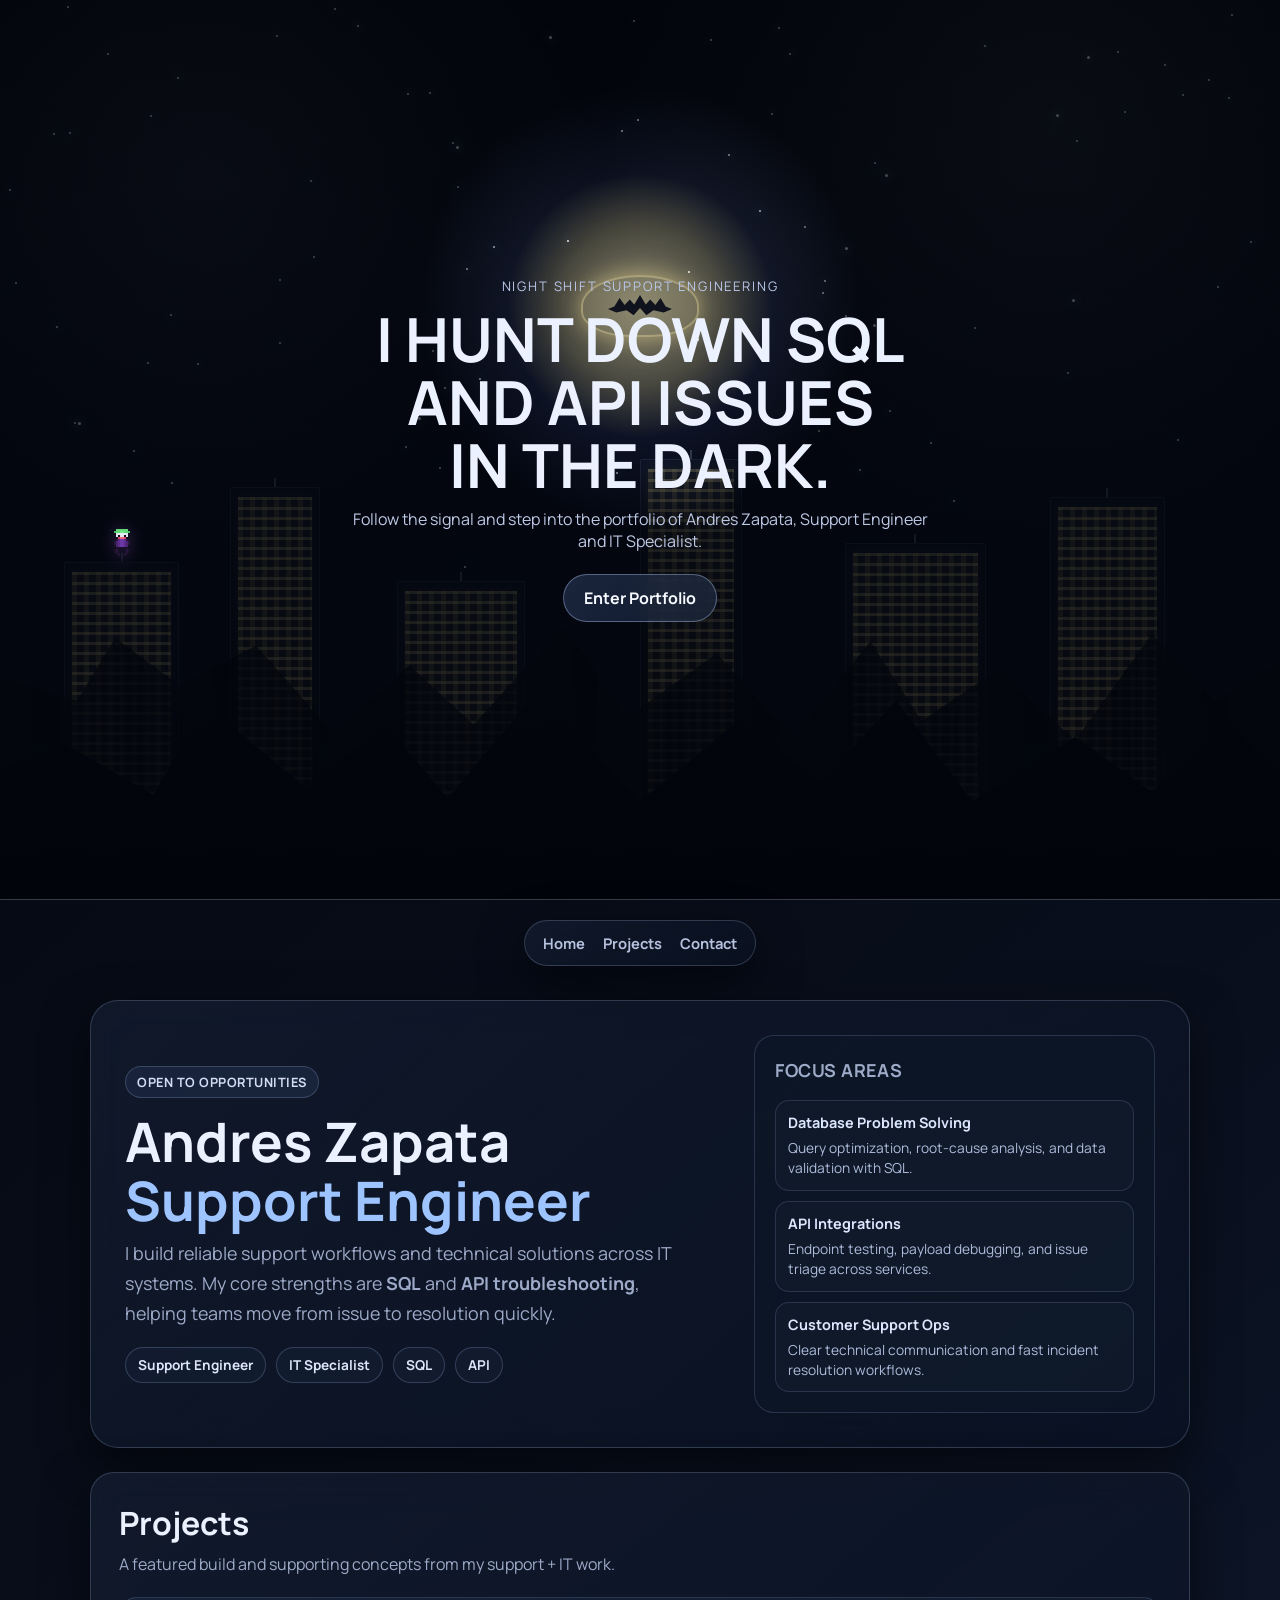
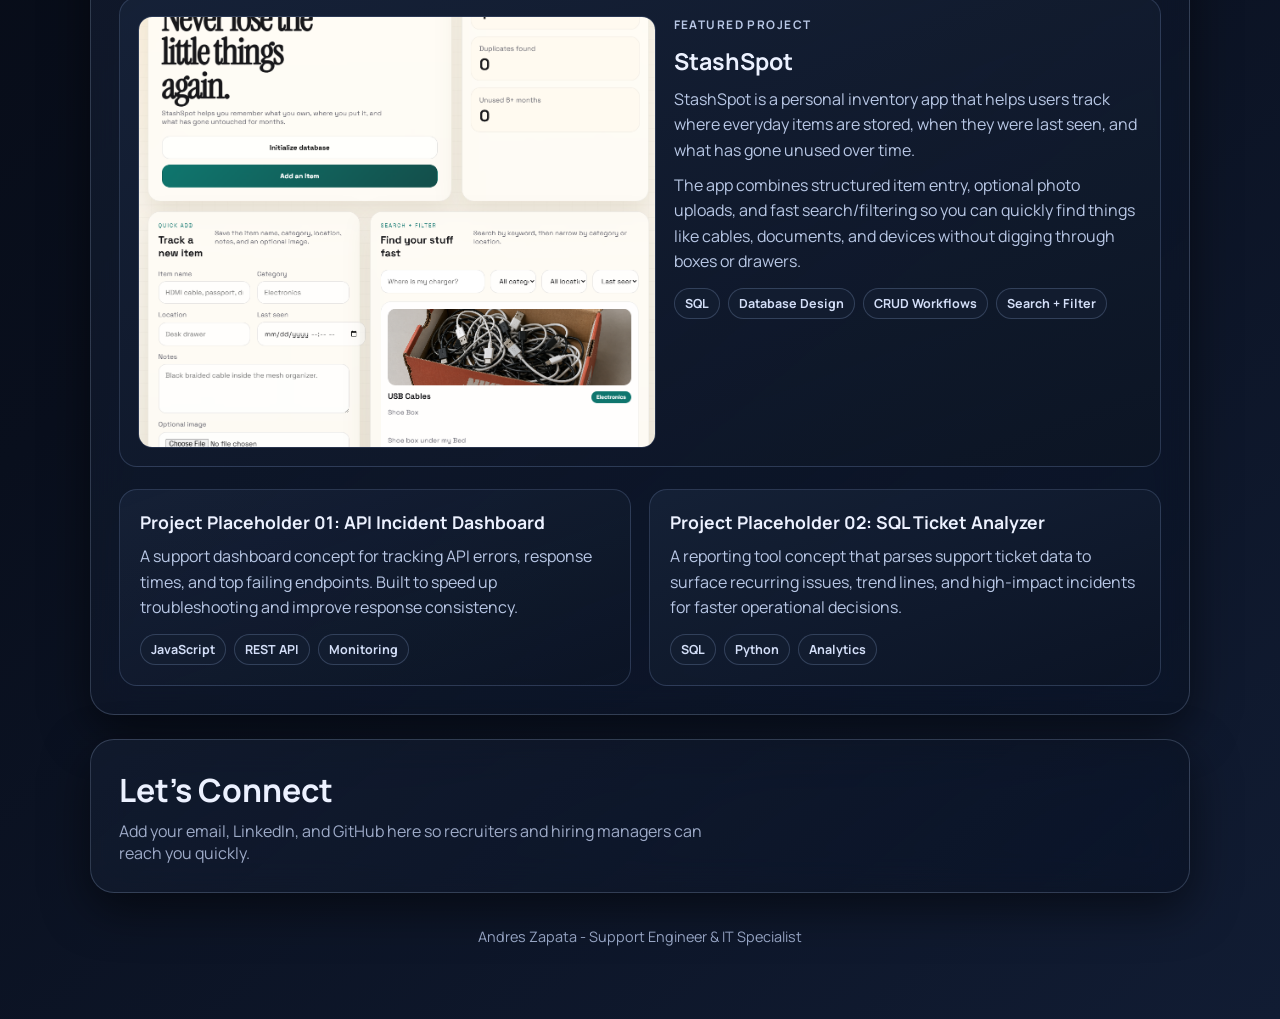
<file: site/index.html>
<!doctype html>
<html lang="en">
<head>
  <meta charset="utf-8" />
  <meta name="viewport" content="width=device-width, initial-scale=1" />
  <title>Andres Zapata | Support Engineer & IT Specialist</title>
  <meta name="description" content="Portfolio of Andres Zapata, Support Engineer and IT Specialist focused on SQL and API systems." />
  <link rel="preconnect" href="https://fonts.googleapis.com" />
  <link rel="preconnect" href="https://fonts.gstatic.com" crossorigin />
  <link href="https://fonts.googleapis.com/css2?family=Manrope:wght@400;500;700;800&display=swap" rel="stylesheet" />
  <link rel="stylesheet" href="style.css" />
</head>
<body>
  <div class="backdrop-orb orb-a" aria-hidden="true"></div>
  <div class="backdrop-orb orb-b" aria-hidden="true"></div>

  <section class="splash" aria-label="Intro splash screen">
    <div class="splash-spotlight" aria-hidden="true"></div>
    <div class="night-stars" id="nightStars" aria-hidden="true"></div>
    <div class="skyscrapers" aria-hidden="true">
      <div class="tower tower-a"></div>
      <div class="tower tower-b"></div>
      <div class="tower tower-c"></div>
      <div class="tower tower-d"></div>
      <div class="tower tower-e"></div>
      <div class="tower tower-f"></div>
    </div>
    <div class="skyline skyline-back" aria-hidden="true"></div>
    <div class="skyline skyline-front" aria-hidden="true"></div>
    <div class="bat-signal" aria-hidden="true">
      <span class="bat-mark"></span>
    </div>
    <div class="joker-runner" id="jokerRunner" aria-hidden="true"></div>
    <div class="joker-quote" id="jokerQuote" aria-hidden="true">why so serious!</div>
    <div class="splash-content">
      <p class="splash-kicker">Night Shift Support Engineering</p>
      <h2 class="splash-title">I Hunt Down SQL And API Issues In The Dark.</h2>
      <p class="splash-copy">
        Follow the signal and step into the portfolio of Andres Zapata, Support Engineer and IT Specialist.
      </p>
      <a id="enterCta" class="splash-cta" href="#top">Enter Portfolio</a>
    </div>
  </section>

  <main class="container">
    <nav class="nav">
      <div class="glass glass-nav">
        <a href="#top">Home</a>
        <a href="#projects">Projects</a>
        <a href="#contact">Contact</a>
      </div>
    </nav>

    <section id="top" class="hero glass reveal">
      <div>
        <span class="eyebrow">Open to Opportunities</span>
        <h1>Andres Zapata<br /><span class="accent" id="roleText">Support Engineer</span></h1>
        <p>
          I build reliable support workflows and technical solutions across IT systems.
          My core strengths are <strong>SQL</strong> and <strong>API troubleshooting</strong>, helping teams move from issue to resolution quickly.
        </p>
        <div class="hero-tags">
          <span class="tag">Support Engineer</span>
          <span class="tag">IT Specialist</span>
          <span class="tag">SQL</span>
          <span class="tag">API</span>
        </div>
      </div>

      <aside class="profile-card">
        <p class="profile-title">Focus Areas</p>
        <div class="metric-grid">
          <article class="metric">
            <h3>Database Problem Solving</h3>
            <p>Query optimization, root-cause analysis, and data validation with SQL.</p>
          </article>
          <article class="metric">
            <h3>API Integrations</h3>
            <p>Endpoint testing, payload debugging, and issue triage across services.</p>
          </article>
          <article class="metric">
            <h3>Customer Support Ops</h3>
            <p>Clear technical communication and fast incident resolution workflows.</p>
          </article>
        </div>
      </aside>
    </section>

    <section id="projects" class="section glass reveal">
      <h2>Projects</h2>
      <p class="section-sub">A featured build and supporting concepts from my support + IT work.</p>

      <article class="featured-project">
        <div class="featured-project-media">
          <img src="assets/stashspot-project-1.png" alt="StashSpot dashboard showing item tracking, quick add form, and search/filter tools." />
        </div>
        <div class="featured-project-body">
          <p class="featured-project-label">Featured Project</p>
          <h3>StashSpot</h3>
          <p>
            StashSpot is a personal inventory app that helps users track where everyday items are stored,
            when they were last seen, and what has gone unused over time.
          </p>
          <p>
            The app combines structured item entry, optional photo uploads, and fast search/filtering so you
            can quickly find things like cables, documents, and devices without digging through boxes or drawers.
          </p>
          <div class="project-stack">
            <span class="chip">SQL</span>
            <span class="chip">Database Design</span>
            <span class="chip">CRUD Workflows</span>
            <span class="chip">Search + Filter</span>
          </div>
        </div>
      </article>

      <div class="projects-grid">
        <article class="project-card">
          <h3>Project Placeholder 01: API Incident Dashboard</h3>
          <p>
            A support dashboard concept for tracking API errors, response times, and top failing endpoints.
            Built to speed up troubleshooting and improve response consistency.
          </p>
          <div class="project-stack">
            <span class="chip">JavaScript</span>
            <span class="chip">REST API</span>
            <span class="chip">Monitoring</span>
          </div>
        </article>

        <article class="project-card">
          <h3>Project Placeholder 02: SQL Ticket Analyzer</h3>
          <p>
            A reporting tool concept that parses support ticket data to surface recurring issues,
            trend lines, and high-impact incidents for faster operational decisions.
          </p>
          <div class="project-stack">
            <span class="chip">SQL</span>
            <span class="chip">Python</span>
            <span class="chip">Analytics</span>
          </div>
        </article>
      </div>
    </section>

    <section id="contact" class="section glass reveal">
      <h2>Let's Connect</h2>
      <p class="section-sub">
        Add your email, LinkedIn, and GitHub here so recruiters and hiring managers can reach you quickly.
      </p>
    </section>

    <p class="footer">Andres Zapata - Support Engineer & IT Specialist</p>
  </main>

  <script src="script.js"></script>
</body>
</html>
</file>
<file: site/style.css>
:root {
  --bg-1: #04060d;
  --bg-2: #090f1d;
  --bg-3: #111c33;
  --text: #ecf1ff;
  --muted: #9eabc8;
  --line: rgba(178, 198, 236, 0.22);
  --glass: rgba(13, 20, 36, 0.62);
  --accent: #9ec4ff;
  --shadow: 0 16px 46px rgba(0, 0, 0, 0.5);
  --mx: 50%;
  --my: 34%;
}

* {
  box-sizing: border-box;
}

html,
body {
  margin: 0;
  min-height: 100%;
  font-family: "Manrope", sans-serif;
  color: var(--text);
  background:
    radial-gradient(1100px 700px at 8% -10%, rgba(48, 78, 136, 0.42) 0%, transparent 60%),
    radial-gradient(900px 700px at 90% 18%, rgba(44, 80, 122, 0.38) 0%, transparent 62%),
    linear-gradient(140deg, var(--bg-1), var(--bg-2) 56%, var(--bg-3));
  overflow-x: hidden;
}

.splash {
  position: relative;
  min-height: 100vh;
  display: grid;
  place-items: center;
  overflow: hidden;
  border-bottom: 1px solid rgba(255, 255, 255, 0.2);
  isolation: isolate;
}

.splash::before {
  content: "";
  position: absolute;
  inset: 0;
  background:
    radial-gradient(circle at 82% 15%, rgba(210, 232, 255, 0.14), transparent 34%),
    radial-gradient(circle at 16% 20%, rgba(194, 218, 255, 0.14), transparent 30%),
    linear-gradient(to bottom, #05070f 0%, #0a1023 55%, #0f1830 100%);
  z-index: -4;
}

.splash::after {
  content: "";
  position: absolute;
  inset: 0;
  background: linear-gradient(to bottom, rgba(6, 10, 19, 0.12), rgba(5, 8, 16, 0.42));
  opacity: 1;
  z-index: -3;
}

.night-stars {
  position: absolute;
  inset: 0;
  pointer-events: none;
  z-index: -2;
}

.star {
  position: absolute;
  width: 2px;
  height: 2px;
  border-radius: 50%;
  background: rgba(236, 244, 255, 1);
  box-shadow:
    0 0 10px rgba(201, 224, 255, 0.95),
    0 0 18px rgba(168, 207, 255, 0.65);
  animation: twinkle 3.6s ease-in-out infinite;
}

@keyframes twinkle {
  0%, 100% { opacity: 0.5; transform: scale(0.75); }
  30% { opacity: 1; transform: scale(1.18); }
  60% { opacity: 0.68; transform: scale(0.9); }
}

.skyscrapers {
  position: absolute;
  inset: auto 0 0;
  height: 52vh;
  z-index: -1;
  pointer-events: none;
}

.tower {
  position: absolute;
  bottom: 0;
  border-radius: 2px 2px 0 0;
  background: linear-gradient(to top, rgba(5, 9, 19, 1), rgba(12, 20, 38, 0.95));
  box-shadow: inset 0 0 0 1px rgba(92, 116, 160, 0.25);
}

.tower::before {
  content: "";
  position: absolute;
  inset: 10px 8px 10px;
  background:
    repeating-linear-gradient(
      to right,
      rgba(250, 229, 143, 0.2) 0 5px,
      transparent 5px 12px
    ),
    repeating-linear-gradient(
      to bottom,
      rgba(255, 238, 165, 0.38) 0 3px,
      transparent 3px 10px
    );
  animation: windowFlicker 2.6s steps(2, end) infinite;
  opacity: 0.86;
  filter: drop-shadow(0 0 6px rgba(255, 230, 138, 0.4));
}

.tower::after {
  content: "";
  position: absolute;
  left: 50%;
  top: -9px;
  transform: translateX(-50%);
  width: 2px;
  height: 9px;
  background: rgba(172, 190, 227, 0.35);
}

.tower-a { left: 5%; width: 9%; height: 72%; }
.tower-b { left: 18%; width: 7%; height: 88%; }
.tower-c { left: 31%; width: 10%; height: 68%; }
.tower-d { left: 50%; width: 8%; height: 94%; }
.tower-e { left: 66%; width: 11%; height: 76%; }
.tower-f { left: 82%; width: 9%; height: 86%; }

.tower-a::before { animation-delay: 0.2s; }
.tower-b::before { animation-delay: 1.1s; }
.tower-c::before { animation-delay: 0.7s; }
.tower-d::before { animation-delay: 1.5s; }
.tower-e::before { animation-delay: 0.4s; }
.tower-f::before { animation-delay: 1.8s; }

@keyframes windowFlicker {
  0%, 100% { opacity: 0.68; filter: brightness(1); }
  25% { opacity: 1; filter: brightness(1.32); }
  55% { opacity: 0.78; filter: brightness(1.1); }
  75% { opacity: 0.95; filter: brightness(1.24); }
}

.skyline {
  position: absolute;
  bottom: 0;
  width: 100%;
  pointer-events: none;
}

.skyline-back {
  height: 44vh;
  background:
    repeating-linear-gradient(
      to right,
      rgba(7, 11, 22, 0.86) 0 32px,
      rgba(3, 8, 18, 0.92) 32px 58px,
      rgba(8, 13, 24, 0.9) 58px 90px
    );
  clip-path: polygon(
    0 100%, 0 44%, 6% 50%, 9% 34%, 14% 46%, 20% 36%, 26% 58%, 32% 41%, 37% 56%, 44% 31%, 49% 54%, 56% 38%, 62% 59%, 68% 35%, 72% 55%, 78% 42%, 84% 60%, 90% 33%, 95% 50%, 100% 40%, 100% 100%
  );
  opacity: 0.82;
  z-index: 0;
}

.skyline-front {
  height: 36vh;
  background:
    linear-gradient(to top, rgba(2, 6, 15, 0.98), rgba(8, 14, 27, 0.92)),
    repeating-linear-gradient(
      to right,
      rgba(6, 10, 19, 0.96) 0 40px,
      rgba(2, 6, 15, 0.98) 40px 84px
    );
  clip-path: polygon(
    0 100%, 0 60%, 5% 52%, 12% 68%, 16% 40%, 24% 66%, 30% 46%, 35% 69%, 42% 36%, 50% 70%, 58% 44%, 64% 64%, 70% 39%, 76% 70%, 84% 50%, 90% 67%, 96% 45%, 100% 62%, 100% 100%
  );
  box-shadow: 0 -18px 40px rgba(0, 0, 0, 0.55);
  z-index: 1;
}

.splash-spotlight {
  position: absolute;
  inset: 0;
  pointer-events: none;
  background:
    radial-gradient(
      220px 220px at var(--mx) var(--my),
      rgba(255, 247, 196, 0.46) 0%,
      rgba(255, 241, 168, 0.26) 36%,
      rgba(29, 38, 64, 0.22) 60%,
      rgba(1, 3, 9, 0.72) 100%
    );
  z-index: 2;
}

.bat-signal {
  position: absolute;
  left: var(--mx);
  top: var(--my);
  transform: translate(-50%, -50%);
  width: 118px;
  height: 62px;
  border-radius: 60% 60% 50% 50%;
  background: rgba(252, 235, 160, 0.16);
  border: 2px solid rgba(255, 236, 170, 0.34);
  box-shadow:
    0 0 22px rgba(255, 230, 148, 0.44),
    0 0 54px rgba(255, 230, 148, 0.18);
  pointer-events: none;
  z-index: 3;
}

.bat-mark {
  position: absolute;
  left: 50%;
  top: 50%;
  width: 64px;
  height: 28px;
  transform: translate(-50%, -52%);
  background: #10131e;
  clip-path: polygon(
    0 64%, 10% 55%, 18% 25%, 26% 50%, 34% 30%, 41% 48%, 50% 14%, 59% 48%, 66% 30%, 74% 50%, 82% 25%, 90% 55%, 100% 64%, 87% 76%, 71% 68%, 60% 86%, 50% 60%, 40% 86%, 29% 68%, 13% 76%
  );
}

.joker-runner {
  position: absolute;
  left: 9%;
  bottom: 26%;
  --px: 2px;
  width: calc(12 * var(--px));
  height: calc(16 * var(--px));
  background: transparent;
  image-rendering: pixelated;
  filter: drop-shadow(0 0 8px rgba(150, 90, 206, 0.35));
  transform: translate(-50%, 0);
  transition:
    left 420ms cubic-bezier(0.25, 0.7, 0.35, 1),
    bottom 420ms cubic-bezier(0.25, 0.7, 0.35, 1),
    transform 220ms ease;
  pointer-events: none;
  opacity: 0;
  z-index: 3;
}

.joker-runner.active {
  opacity: 0.97;
}

.joker-runner::before {
  content: "";
  position: absolute;
  left: 0;
  top: 0;
  width: var(--px);
  height: var(--px);
  background: #11151f;
  box-shadow:
    calc(3 * var(--px)) calc(0 * var(--px)) #67dd7b,
    calc(4 * var(--px)) calc(0 * var(--px)) #67dd7b,
    calc(5 * var(--px)) calc(0 * var(--px)) #67dd7b,
    calc(6 * var(--px)) calc(0 * var(--px)) #67dd7b,
    calc(7 * var(--px)) calc(0 * var(--px)) #67dd7b,
    calc(8 * var(--px)) calc(0 * var(--px)) #67dd7b,
    calc(2 * var(--px)) calc(1 * var(--px)) #4bc567,
    calc(3 * var(--px)) calc(1 * var(--px)) #67dd7b,
    calc(4 * var(--px)) calc(1 * var(--px)) #67dd7b,
    calc(5 * var(--px)) calc(1 * var(--px)) #7cf18e,
    calc(6 * var(--px)) calc(1 * var(--px)) #7cf18e,
    calc(7 * var(--px)) calc(1 * var(--px)) #67dd7b,
    calc(8 * var(--px)) calc(1 * var(--px)) #67dd7b,
    calc(9 * var(--px)) calc(1 * var(--px)) #4bc567,
    calc(3 * var(--px)) calc(2 * var(--px)) #e8edf8,
    calc(4 * var(--px)) calc(2 * var(--px)) #eef2fb,
    calc(5 * var(--px)) calc(2 * var(--px)) #eef2fb,
    calc(6 * var(--px)) calc(2 * var(--px)) #eef2fb,
    calc(7 * var(--px)) calc(2 * var(--px)) #eef2fb,
    calc(8 * var(--px)) calc(2 * var(--px)) #e8edf8,
    calc(3 * var(--px)) calc(3 * var(--px)) #e8edf8,
    calc(4 * var(--px)) calc(3 * var(--px)) #11151f,
    calc(5 * var(--px)) calc(3 * var(--px)) #e8edf8,
    calc(6 * var(--px)) calc(3 * var(--px)) #e8edf8,
    calc(7 * var(--px)) calc(3 * var(--px)) #11151f,
    calc(8 * var(--px)) calc(3 * var(--px)) #e8edf8,
    calc(4 * var(--px)) calc(4 * var(--px)) #e63f63,
    calc(5 * var(--px)) calc(4 * var(--px)) #f76b89,
    calc(6 * var(--px)) calc(4 * var(--px)) #f76b89,
    calc(7 * var(--px)) calc(4 * var(--px)) #e63f63,
    calc(3 * var(--px)) calc(5 * var(--px)) #2a173f,
    calc(4 * var(--px)) calc(5 * var(--px)) #5f2f90,
    calc(5 * var(--px)) calc(5 * var(--px)) #6f3aaa,
    calc(6 * var(--px)) calc(5 * var(--px)) #6f3aaa,
    calc(7 * var(--px)) calc(5 * var(--px)) #5f2f90,
    calc(8 * var(--px)) calc(5 * var(--px)) #2a173f,
    calc(2 * var(--px)) calc(6 * var(--px)) #2a173f,
    calc(3 * var(--px)) calc(6 * var(--px)) #4c2676,
    calc(4 * var(--px)) calc(6 * var(--px)) #5f2f90,
    calc(5 * var(--px)) calc(6 * var(--px)) #6f3aaa,
    calc(6 * var(--px)) calc(6 * var(--px)) #6f3aaa,
    calc(7 * var(--px)) calc(6 * var(--px)) #5f2f90,
    calc(8 * var(--px)) calc(6 * var(--px)) #4c2676,
    calc(9 * var(--px)) calc(6 * var(--px)) #2a173f,
    calc(2 * var(--px)) calc(7 * var(--px)) #2a173f,
    calc(3 * var(--px)) calc(7 * var(--px)) #4c2676,
    calc(4 * var(--px)) calc(7 * var(--px)) #5f2f90,
    calc(5 * var(--px)) calc(7 * var(--px)) #6f3aaa,
    calc(6 * var(--px)) calc(7 * var(--px)) #6f3aaa,
    calc(7 * var(--px)) calc(7 * var(--px)) #5f2f90,
    calc(8 * var(--px)) calc(7 * var(--px)) #4c2676,
    calc(9 * var(--px)) calc(7 * var(--px)) #2a173f,
    calc(3 * var(--px)) calc(8 * var(--px)) #4c2676,
    calc(4 * var(--px)) calc(8 * var(--px)) #5f2f90,
    calc(5 * var(--px)) calc(8 * var(--px)) #6f3aaa,
    calc(6 * var(--px)) calc(8 * var(--px)) #6f3aaa,
    calc(7 * var(--px)) calc(8 * var(--px)) #5f2f90,
    calc(8 * var(--px)) calc(8 * var(--px)) #4c2676,
    calc(3 * var(--px)) calc(9 * var(--px)) #1b1229,
    calc(4 * var(--px)) calc(9 * var(--px)) #1b1229,
    calc(7 * var(--px)) calc(9 * var(--px)) #1b1229,
    calc(8 * var(--px)) calc(9 * var(--px)) #1b1229,
    calc(2 * var(--px)) calc(10 * var(--px)) #1b1229,
    calc(3 * var(--px)) calc(10 * var(--px)) #2a173f,
    calc(8 * var(--px)) calc(10 * var(--px)) #2a173f,
    calc(9 * var(--px)) calc(10 * var(--px)) #1b1229,
    calc(2 * var(--px)) calc(11 * var(--px)) #1b1229,
    calc(3 * var(--px)) calc(11 * var(--px)) #2a173f,
    calc(8 * var(--px)) calc(11 * var(--px)) #2a173f,
    calc(9 * var(--px)) calc(11 * var(--px)) #1b1229,
    calc(3 * var(--px)) calc(12 * var(--px)) #1b1229,
    calc(4 * var(--px)) calc(12 * var(--px)) #2a173f,
    calc(7 * var(--px)) calc(12 * var(--px)) #2a173f,
    calc(8 * var(--px)) calc(12 * var(--px)) #1b1229,
    calc(4 * var(--px)) calc(13 * var(--px)) #1b1229,
    calc(7 * var(--px)) calc(13 * var(--px)) #1b1229;
}

.joker-runner::after {
  content: "";
  position: absolute;
  left: calc(2 * var(--px));
  bottom: calc(-1 * var(--px));
  width: calc(8 * var(--px));
  height: calc(2 * var(--px));
  background: repeating-linear-gradient(
    to right,
    rgba(8, 12, 23, 0.65) 0 2px,
    rgba(8, 12, 23, 0.35) 2px 4px
  );
  opacity: 0.85;
}

.joker-runner.jump {
  transform: translate(-50%, -20px) rotate(-6deg);
  filter: drop-shadow(0 0 10px rgba(163, 110, 214, 0.46));
}

.joker-quote {
  position: absolute;
  left: 9%;
  bottom: 33%;
  transform: translate(-50%, 0) scale(0.92);
  transform-origin: center bottom;
  padding: 6px 8px;
  font-family: "Courier New", monospace;
  font-size: 0.68rem;
  font-weight: 700;
  letter-spacing: 0.02em;
  text-transform: lowercase;
  color: #121624;
  background: #ecf3ff;
  border: 2px solid #121624;
  box-shadow:
    0 0 0 2px rgba(236, 243, 255, 0.2),
    0 4px 0 #121624;
  opacity: 0;
  pointer-events: none;
  z-index: 5;
  transition: opacity 120ms ease, transform 120ms ease;
}

.joker-quote::after {
  content: "";
  position: absolute;
  left: 16px;
  bottom: -8px;
  width: 8px;
  height: 8px;
  background: #ecf3ff;
  border-left: 2px solid #121624;
  border-bottom: 2px solid #121624;
  transform: rotate(-45deg);
}

.joker-quote.visible {
  opacity: 1;
  transform: translate(-50%, -2px) scale(1);
}

.shooting-star {
  position: absolute;
  width: 4px;
  height: 4px;
  border-radius: 50%;
  background: rgba(245, 251, 255, 1);
  box-shadow: 0 0 10px rgba(184, 227, 255, 0.85);
  pointer-events: none;
  z-index: 3;
  animation: shootingStar 1500ms linear forwards;
}

.shooting-star::after {
  content: "";
  position: absolute;
  right: 1px;
  top: 50%;
  width: 96px;
  height: 2px;
  transform: translateY(-50%);
  background: linear-gradient(to left, rgba(173, 219, 255, 0.7), rgba(173, 219, 255, 0));
}

@keyframes shootingStar {
  0% {
    opacity: 0;
    transform: translate(0, 0) scale(0.7);
  }

  10% {
    opacity: 1;
  }

  100% {
    opacity: 0;
    transform: translate(260px, 150px) scale(1);
  }
}

.splash-content {
  width: min(760px, 92vw);
  text-align: center;
  padding: 24px;
  z-index: 4;
}

.splash-kicker {
  margin: 0;
  font-size: 0.82rem;
  letter-spacing: 0.14em;
  text-transform: uppercase;
  color: #bac8ea;
}

.splash-title {
  margin: 12px 0;
  font-size: clamp(2rem, 5vw, 3.8rem);
  line-height: 1.04;
  text-transform: uppercase;
  text-wrap: balance;
}

.splash-copy {
  margin: 0 auto;
  max-width: 60ch;
  color: #bec9e5;
}

.splash-cta {
  margin-top: 22px;
  display: inline-flex;
  align-items: center;
  justify-content: center;
  padding: 12px 20px;
  border-radius: 999px;
  text-decoration: none;
  color: #f7faff;
  font-weight: 700;
  border: 1px solid rgba(180, 201, 242, 0.4);
  background: linear-gradient(135deg, rgba(73, 99, 149, 0.35), rgba(31, 52, 87, 0.42));
  backdrop-filter: blur(10px);
  -webkit-backdrop-filter: blur(10px);
  transition: transform 0.2s ease, box-shadow 0.2s ease;
}

.splash-cta:hover {
  transform: translateY(-2px);
  box-shadow: 0 8px 26px rgba(69, 104, 173, 0.4);
}

.backdrop-orb {
  position: fixed;
  border-radius: 50%;
  filter: blur(36px);
  opacity: 0.45;
  pointer-events: none;
  z-index: 0;
  animation: drift 12s ease-in-out infinite alternate;
}

.orb-a {
  width: 320px;
  height: 320px;
  background: #32558f;
  top: 8%;
  left: -80px;
}

.orb-b {
  width: 280px;
  height: 280px;
  background: #2f6f8e;
  bottom: 12%;
  right: -70px;
  animation-duration: 14s;
}

@keyframes drift {
  from {
    transform: translateY(0) translateX(0);
  }

  to {
    transform: translateY(-18px) translateX(12px);
  }
}

.container {
  width: min(1100px, 92vw);
  margin: 0 auto;
  position: relative;
  z-index: 1;
  padding-bottom: 44px;
}

.nav {
  margin-top: 20px;
  display: flex;
  justify-content: center;
}

.glass {
  background: linear-gradient(140deg, rgba(19, 28, 46, 0.8), rgba(11, 18, 32, 0.62));
  border: 1px solid var(--line);
  box-shadow: var(--shadow);
  backdrop-filter: blur(18px) saturate(145%);
  -webkit-backdrop-filter: blur(18px) saturate(145%);
}

.glass-nav {
  display: inline-flex;
  gap: 18px;
  border-radius: 999px;
  padding: 12px 18px;
}

.nav a {
  color: #b6c1dd;
  text-decoration: none;
  font-weight: 700;
  font-size: 0.92rem;
  transition: color 0.2s ease;
}

.nav a:hover {
  color: var(--text);
}

.hero {
  margin-top: 34px;
  padding: 34px;
  border-radius: 28px;
  display: grid;
  grid-template-columns: 1.2fr 0.8fr;
  gap: 28px;
  align-items: center;
  transform-style: preserve-3d;
  will-change: transform;
  transition: transform 0.25s ease;
}

.eyebrow {
  display: inline-flex;
  gap: 8px;
  align-items: center;
  padding: 6px 11px;
  border-radius: 999px;
  font-size: 0.8rem;
  font-weight: 700;
  letter-spacing: 0.04em;
  text-transform: uppercase;
  color: #d4ddf5;
  background: rgba(32, 46, 73, 0.6);
  border: 1px solid rgba(148, 171, 216, 0.26);
}

h1 {
  margin: 14px 0 10px;
  font-size: clamp(2rem, 4.5vw, 3.4rem);
  line-height: 1.08;
}

.hero p {
  margin: 0;
  font-size: clamp(1rem, 1.9vw, 1.12rem);
  line-height: 1.66;
  color: var(--muted);
  max-width: 52ch;
}

.accent {
  color: var(--accent);
  transition: opacity 0.2s ease;
}

.hero-tags {
  margin-top: 18px;
  display: flex;
  flex-wrap: wrap;
  gap: 10px;
}

.tag {
  padding: 8px 12px;
  border-radius: 999px;
  font-size: 0.85rem;
  font-weight: 700;
  border: 1px solid rgba(140, 162, 203, 0.28);
  background: rgba(20, 31, 50, 0.7);
  color: #dce5fb;
}

.profile-card {
  padding: 20px;
  border-radius: 20px;
  background: rgba(14, 23, 39, 0.76);
  border: 1px solid rgba(123, 145, 184, 0.26);
}

.profile-title {
  margin: 0;
  font-size: 0.95rem;
  font-weight: 700;
  letter-spacing: 0.03em;
  text-transform: uppercase;
  color: #c8d4f2;
}

.metric-grid {
  margin-top: 14px;
  display: grid;
  gap: 10px;
}

.metric {
  border-radius: 14px;
  padding: 12px;
  background: rgba(16, 27, 45, 0.75);
  border: 1px solid rgba(123, 145, 184, 0.24);
}

.metric h3 {
  margin: 0;
  font-size: 0.9rem;
  color: #dde7ff;
}

.metric p {
  margin: 6px 0 0;
  font-size: 0.86rem;
  color: #aebcdb;
  line-height: 1.45;
}

.section {
  margin-top: 24px;
  padding: 28px;
  border-radius: 24px;
}

.section h2 {
  margin: 0;
  font-size: clamp(1.4rem, 3vw, 2rem);
}

.section-sub {
  margin: 8px 0 0;
  color: var(--muted);
  max-width: 60ch;
}

.featured-project {
  margin-top: 22px;
  display: grid;
  grid-template-columns: 1.05fr 0.95fr;
  gap: 18px;
  padding: 18px;
  border-radius: 18px;
  border: 1px solid rgba(122, 145, 189, 0.26);
  background: linear-gradient(160deg, rgba(23, 35, 57, 0.88), rgba(13, 21, 37, 0.84));
}

.featured-project-media {
  border-radius: 14px;
  overflow: hidden;
  border: 1px solid rgba(124, 148, 195, 0.22);
}

.featured-project-media img {
  width: 100%;
  height: 100%;
  max-height: 430px;
  object-fit: cover;
  display: block;
}

.featured-project-body h3 {
  margin: 4px 0 10px;
  font-size: 1.45rem;
}

.featured-project-body p {
  margin: 0 0 10px;
  color: #b8c7e5;
  line-height: 1.58;
}

.featured-project-label {
  margin: 0;
  font-size: 0.74rem;
  letter-spacing: 0.12em;
  text-transform: uppercase;
  color: #88c1ff;
  font-weight: 700;
}

.projects-grid {
  margin-top: 22px;
  display: grid;
  grid-template-columns: repeat(2, minmax(0, 1fr));
  gap: 18px;
}

.project-card {
  padding: 20px;
  border-radius: 18px;
  border: 1px solid rgba(122, 145, 189, 0.26);
  background: linear-gradient(160deg, rgba(23, 35, 57, 0.84), rgba(13, 21, 37, 0.8));
  transition: transform 0.2s ease, border-color 0.2s ease;
}

.project-card:hover {
  transform: translateY(-4px);
  border-color: rgba(139, 233, 255, 0.8);
}

.project-card h3 {
  margin: 0;
  font-size: 1.1rem;
}

.project-card p {
  margin: 10px 0 0;
  color: #b8c7e5;
  line-height: 1.58;
}

.project-stack {
  margin-top: 14px;
  display: flex;
  flex-wrap: wrap;
  gap: 8px;
}

.chip {
  font-size: 0.78rem;
  font-weight: 700;
  padding: 6px 10px;
  border-radius: 999px;
  border: 1px solid rgba(126, 149, 190, 0.3);
  background: rgba(20, 31, 50, 0.76);
  color: #d3def7;
}

.footer {
  margin-top: 20px;
  text-align: center;
  color: #9daccc;
  font-size: 0.9rem;
  padding: 14px 0;
}

.reveal {
  opacity: 0;
  transform: translateY(16px);
  transition: opacity 0.6s ease, transform 0.6s ease;
}

.reveal.visible {
  opacity: 1;
  transform: translateY(0);
}

@media (max-width: 920px) {
  .featured-project {
    grid-template-columns: 1fr;
  }

  .hero {
    grid-template-columns: 1fr;
  }

  .projects-grid {
    grid-template-columns: 1fr;
  }

  .bat-signal {
    width: 100px;
    height: 54px;
  }

  .skyscrapers {
    height: 48vh;
  }
}

@media (max-width: 620px) {
  .container {
    width: 94vw;
  }

  .hero,
  .section {
    padding: 20px;
  }

  .glass-nav {
    gap: 12px;
  }

  .nav a {
    font-size: 0.84rem;
  }

  .splash-title {
    font-size: clamp(1.8rem, 9vw, 2.8rem);
  }

  .splash {
    min-height: 88vh;
  }
}
</file>
